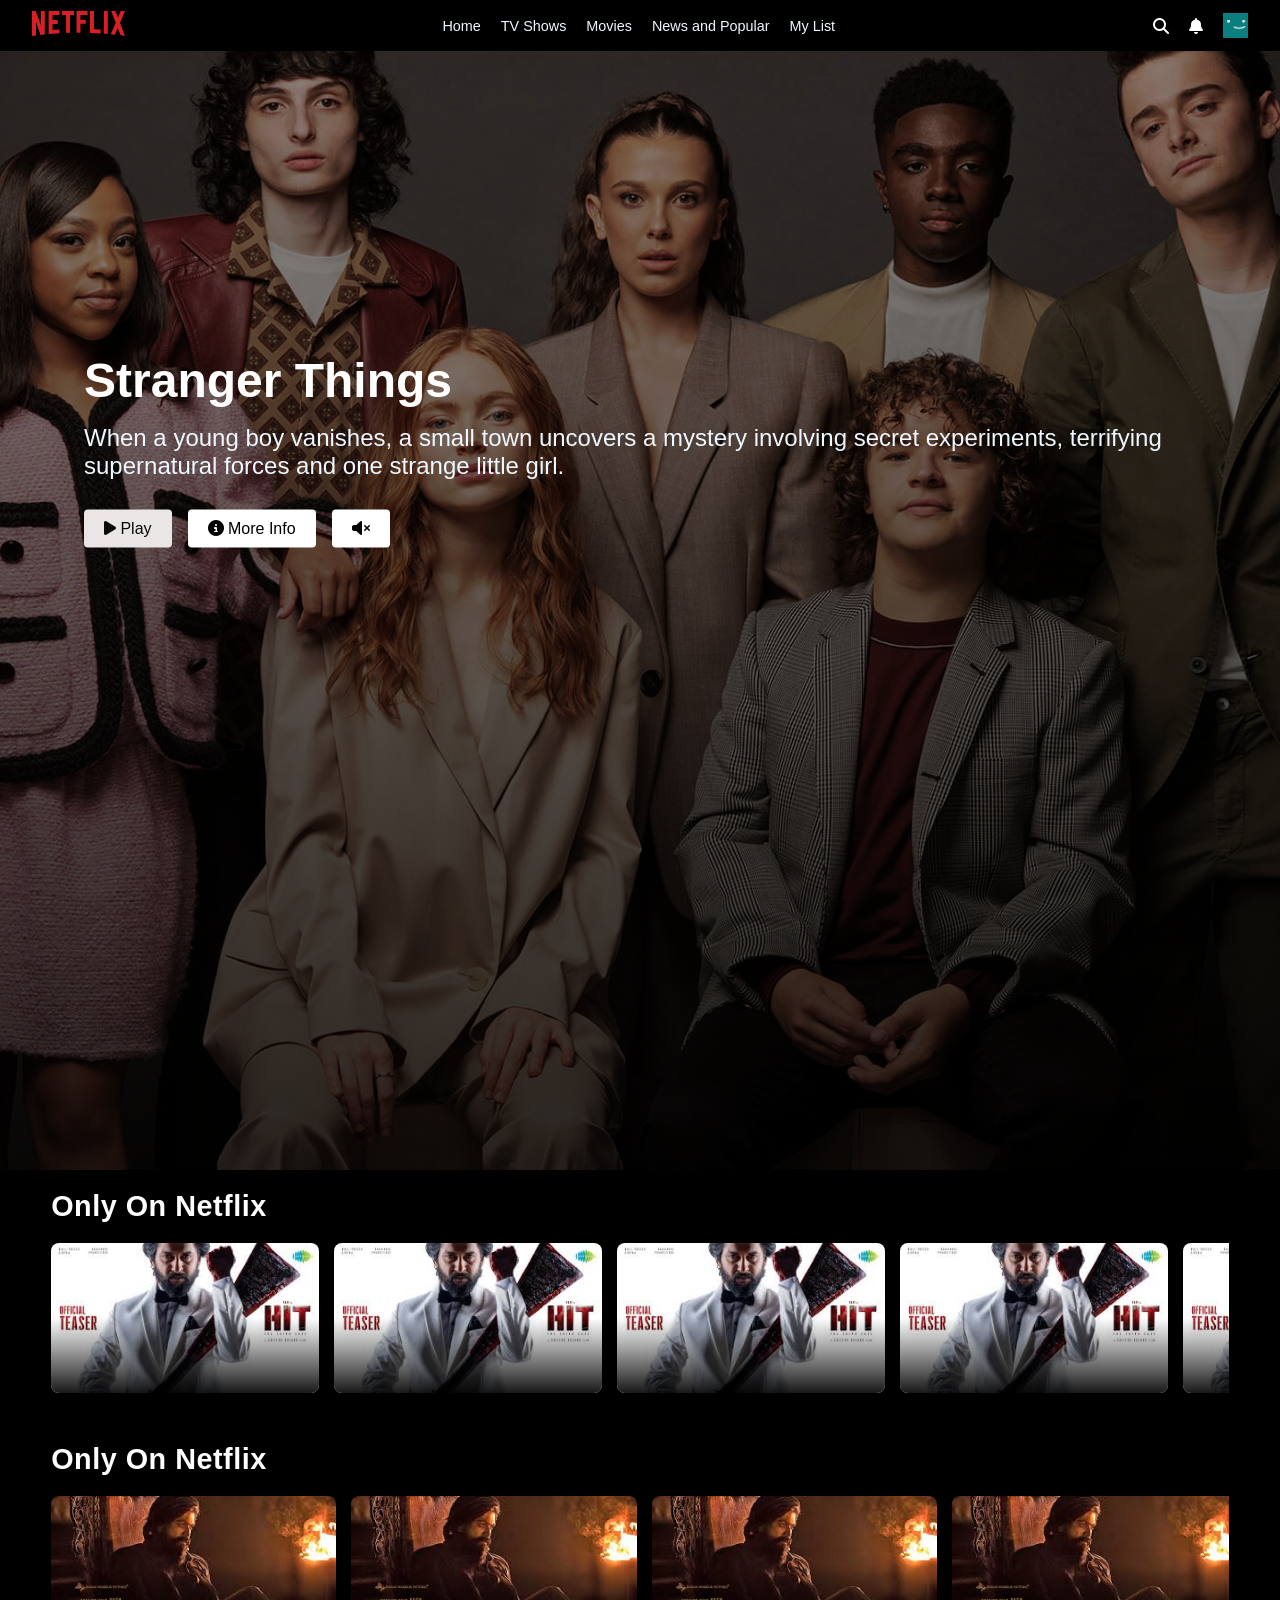
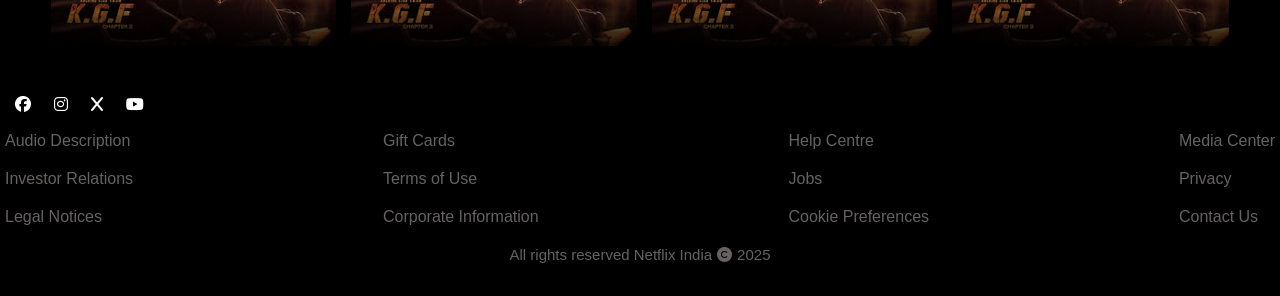
<file: index.html>
<!DOCTYPE html>
<html lang="en">
<head>
    <meta charset="UTF-8">
    <meta name="viewport" content="width=device-width, initial-scale=1.0">
    <meta http-equiv="X-UA-Compatible" content="ie=edge">
    <title>Netflix Clone</title>
    <link rel="stylesheet" href="style.css">
    <link rel="stylesheet" href="https://cdnjs.cloudflare.com/ajax/libs/font-awesome/6.4.0/css/all.min.css" />
</head>
<body>
    <!-- CSS+HTML + JS -->
    <nav class="navbar">
        <div class="navbar-brand">
            <img class="logo" src="logo.svg" alt="Netflix Logo">
        </div>
        <div class="navbar-nav">
            <a href="/" class="nav-link">Home</a>
            <a href="#" class="nav-link">TV Shows</a>
            <a href="#" class="nav-link">Movies</a>
            <a href="#" class="nav-link">News and Popular</a>
            <a href="#" class="nav-link">My List</a>
        </div>
        <div class="navbar-right"> 
            <i class=" fas fa-search navbar-right"></i>
            <i class="fas fa-bell"></i>
            <img src="avatar.png" alt="User image" class="profile-icon">

        </div>
    </nav>
    <!-- hero section --->
     <header class="hero">
    <!-- <div class="hero"> -->
        <div class="hero-container">
            <h1 class="hero-title">Stranger Things</h1>
            <!-- <h2 class="hero-subtitle">Watch anywhere. Cancel anytime.</h2> -->
            <p class="hero-description">When a young boy vanishes, a small town uncovers a mystery involving secret experiments, terrifying supernatural forces and one strange little girl.</p>
            <!-- <form class="email-signup"> -->
                <!-- <input type="email" placeholder="Email address" required> -->
                <!-- <button type="submit">Get Started</button> -->
            <!-- </form> -->
             <div class="hero-button">
                <button class="btn btn-play"><i class="fas fa-play"></i> Play</button></button>
                <button class="btn btn-more-info"><i class="fas fa-info-circle"></i> More Info</button>
              <button class="mute" onclick="mute()"><i class="fas fa-volume-mute"></i></button>
              </div>
             <!-- <div class="movie-moments"> -->
                       <!-- <div class="content-row"> -->
                        <!-- fas fa-volume-mute -->
         <!-- <i class="fas fa-volume"></i> -->
         <!-- <div class="content-card"> -->
           <!-- <img src="movie2.jpg" alt="Movie card" /> -->
           <!-- <div class="netflix-badge">N</div> -->
           <!-- <div class="card-overlay"> -->
             <!-- <div class="overlay-top"> -->
               <!-- <div class="netflix-badge">N</div> -->
             <!-- </div> -->
             <!-- <div class="overlay-bottom"> -->
               <!-- <div class="overlay-control"> -->
                 <!-- <div class="control-btn play-btn"></div> -->
                 <!-- <div class="control-btn check-btn"></div> -->
                 <!-- <div class="control-btn thumbs-btn"></div> -->
                 <!-- <div class="control-btn more-btn"></div> -->
               <!-- </div> -->
               <!-- <div class="overlay-info"> -->
                 <!-- <div class="info-badge">Episode 1</div> -->
               <!-- </div> -->
             <!-- </div> -->
           <!-- </div> -->
         <!-- </div> -->
         <!-- </div> -->
             <!-- </div> -->

        </div>
    <!-- </div> -->
    </header>
    <!-- Movie Cards -->
        <div class="container">
      <section class="content-section">
        <h2 class="section-title">Only On Netflix</h2>

        <div class="content-row">
          <!-- Cards -->
          <div class="content-card">
            <img src="movie2.jpg" alt="Movie card" />
            <div class="netflix-badge">N</div>

            <div class="card-overlay">
              <div class="overlay-top">
                <div class="netflix-badge">N</div>
              </div>
              <div class="overlay-bottom">
                <div class="overlay-control">
                  <div class="control-btn play-btn"></div>
                  <div class="control-btn check-btn"></div>
                  <div class="control-btn thumbs-btn"></div>
                  <div class="control-btn more-btn"></div>
                </div>
                <div class="overlay-info">
                  <div class="info-badge">TV-MA</div>
                  <div class="info-badge">Limites Series</div>
                  <div class="info-badge">HD</div>
                </div>
              </div>
            </div>
          </div>

           <div class="content-card">
   <img src="movie2.jpg" alt="Movie card" />
   <div class="netflix-badge">N</div>
   <div class="card-overlay">
     <div class="overlay-top">
       <div class="netflix-badge">N</div>
     </div>
     <div class="overlay-bottom">
       <div class="overlay-control">
         <div class="control-btn play-btn"></div>
         <div class="control-btn check-btn"></div>
         <div class="control-btn thumbs-btn"></div>
         <div class="control-btn more-btn"></div>
       </div>
       <div class="overlay-info">
         <div class="info-badge">TV-MA</div>
         <div class="info-badge">Limites Series</div>
         <div class="info-badge">HD</div>
       </div>
     </div>
   </div>
 </div>

  <div class="content-card">
   <img src="movie2.jpg" alt="Movie card" />
   <div class="netflix-badge">N</div>
   <div class="card-overlay">
     <div class="overlay-top">
       <div class="netflix-badge">N</div>
     </div>
     <div class="overlay-bottom">
       <div class="overlay-control">
         <div class="control-btn play-btn"></div>
         <div class="control-btn check-btn"></div>
         <div class="control-btn thumbs-btn"></div>
         <div class="control-btn more-btn"></div>
       </div>
       <div class="overlay-info">
         <div class="info-badge">TV-MA</div>
         <div class="info-badge">Limites Series</div>
         <div class="info-badge">HD</div>
       </div>
     </div>
   </div>
 </div>

  <div class="content-card">
   <img src="movie2.jpg" alt="Movie card" />
   <div class="netflix-badge">N</div>
   <div class="card-overlay">
     <div class="overlay-top">
       <div class="netflix-badge">N</div>
     </div>
     <div class="overlay-bottom">
       <div class="overlay-control">
         <div class="control-btn play-btn"></div>
         <div class="control-btn check-btn"></div>
         <div class="control-btn thumbs-btn"></div>
         <div class="control-btn more-btn"></div>
       </div>
       <div class="overlay-info">
         <div class="info-badge">TV-MA</div>
         <div class="info-badge">Limites Series</div>
         <div class="info-badge">HD</div>
       </div>
     </div>
   </div>
 </div>

  <div class="content-card">
   <img src="movie2.jpg" alt="Movie card" />
   <div class="netflix-badge">N</div>
   <div class="card-overlay">
     <div class="overlay-top">
       <div class="netflix-badge">N</div>
     </div>
     <div class="overlay-bottom">
       <div class="overlay-control">
         <div class="control-btn play-btn"></div>
         <div class="control-btn check-btn"></div>
         <div class="control-btn thumbs-btn"></div>
         <div class="control-btn more-btn"></div>
       </div>
       <div class="overlay-info">
         <div class="info-badge">TV-MA</div>
         <div class="info-badge">Limites Series</div>
         <div class="info-badge">HD</div>
       </div>
     </div>
   </div>
 </div>
  <div class="content-card">
   <img src="movie2.jpg" alt="Movie card" />
   <div class="netflix-badge">N</div>
   <div class="card-overlay">
     <div class="overlay-top">
       <div class="netflix-badge">N</div>
     </div>
     <div class="overlay-bottom">
       <div class="overlay-control">
         <div class="control-btn play-btn"></div>
         <div class="control-btn check-btn"></div>
         <div class="control-btn thumbs-btn"></div>
         <div class="control-btn more-btn"></div>
       </div>
       <div class="overlay-info">
         <div class="info-badge">TV-MA</div>
         <div class="info-badge">Limites Series</div>
         <div class="info-badge">HD</div>
       </div>
     </div>
   </div>
 </div>

        </div>
      </section>
    </div>
       <div class="container">
     <section class="content-section">
       <h2 class="section-title">Only On Netflix</h2>
       <div class="content-row">
         <!-- Cards -->
         <div class="content-card">
           <img src="movie3.jpg" alt="Movie card" />
           <div class="netflix-badge">N</div>
           <div class="card-overlay">
             <div class="overlay-top">
               <div class="netflix-badge">N</div>
             </div>
             <div class="overlay-bottom">
               <div class="overlay-control">
                 <div class="control-btn play-btn"></div>
                 <div class="control-btn check-btn"></div>
                 <div class="control-btn thumbs-btn"></div>
                 <div class="control-btn more-btn"></div>
               </div>
               <div class="overlay-info">
                 <div class="info-badge">TV-MA</div>
                 <div class="info-badge">Limites Series</div>
                 <div class="info-badge">HD</div>
               </div>
             </div>
           </div>
         </div>
          <div class="content-card">
  <img src="movie3.jpg" alt="Movie card" />
  <div class="netflix-badge">N</div>
  <div class="card-overlay">
    <div class="overlay-top">
      <div class="netflix-badge">N</div>
    </div>
    <div class="overlay-bottom">
      <div class="overlay-control">
        <div class="control-btn play-btn"></div>
        <div class="control-btn check-btn"></div>
        <div class="control-btn thumbs-btn"></div>
        <div class="control-btn more-btn"></div>
      </div>
      <div class="overlay-info">
        <div class="info-badge">TV-MA</div>
        <div class="info-badge">Limites Series</div>
        <div class="info-badge">HD</div>
      </div>
    </div>
  </div>
</div>
 <div class="content-card">
  <img src="movie3.jpg" alt="Movie card" />
  <div class="netflix-badge">N</div>
  <div class="card-overlay">
    <div class="overlay-top">
      <div class="netflix-badge">N</div>
    </div>
    <div class="overlay-bottom">
      <div class="overlay-control">
        <div class="control-btn play-btn"></div>
        <div class="control-btn check-btn"></div>
        <div class="control-btn thumbs-btn"></div>
        <div class="control-btn more-btn"></div>
      </div>
      <div class="overlay-info">
        <div class="info-badge">TV-MA</div>
        <div class="info-badge">Limites Series</div>
        <div class="info-badge">HD</div>
      </div>
    </div>
  </div>
</div>
 <div class="content-card">
  <img src="movie3.jpg" alt="Movie card" />
  <div class="netflix-badge">N</div>
  <div class="card-overlay">
    <div class="overlay-top">
      <div class="netflix-badge">N</div>
    </div>
    <div class="overlay-bottom">
      <div class="overlay-control">
        <div class="control-btn play-btn"></div>
        <div class="control-btn check-btn"></div>
        <div class="control-btn thumbs-btn"></div>
        <div class="control-btn more-btn"></div>
      </div>
      <div class="overlay-info">
        <div class="info-badge">TV-MA</div>
        <div class="info-badge">Limites Series</div>
        <div class="info-badge">HD</div>
      </div>
    </div>
  </div>
</div>
 <div class="content-card">
  <img src="movie3.jpg" alt="Movie card" />
  <div class="netflix-badge">N</div>
  <div class="card-overlay">
    <div class="overlay-top">
      <div class="netflix-badge">N</div>
    </div>
    <div class="overlay-bottom">
      <div class="overlay-control">
        <div class="control-btn play-btn"></div>
        <div class="control-btn check-btn"></div>
        <div class="control-btn thumbs-btn"></div>
        <div class="control-btn more-btn"></div>
      </div>
      <div class="overlay-info">
        <div class="info-badge">TV-MA</div>
        <div class="info-badge">Limites Series</div>
        <div class="info-badge">HD</div>
      </div>
    </div>
  </div>
</div>
 <div class="content-card">
  <img src="movie3.jpg" alt="Movie card" />
  <div class="netflix-badge">N</div>
  <div class="card-overlay">
    <div class="overlay-top">
      <div class="netflix-badge">N</div>
    </div>
    <div class="overlay-bottom">
      <div class="overlay-control">
        <div class="control-btn play-btn"></div>
        <div class="control-btn check-btn"></div>
        <div class="control-btn thumbs-btn"></div>
        <div class="control-btn more-btn"></div>
      </div>
      <div class="overlay-info">
        <div class="info-badge">TV-MA</div>
        <div class="info-badge">Limites Series</div>
        <div class="info-badge">HD</div>
      </div>
    </div>
  </div>
</div>
       </div>
     </section>
   </div>
<footer class="foot">
    <div class="logo-panel">
      <i class="fa-brands fa-facebook" id="sp"></i>
      <i class="fa-brands fa-instagram" id="sp"></i>
      <i class="fa-brands fa-x" id="sp"></i>
      <i class="fa-brands fa-youtube" id="sp"></i>
    </div>
    <div class="collection">
    <div class="options">
      <a href="#" class="foot-link">Audio Description</a>
      <a href="#" class="foot-link">Investor Relations</a>
      <a href="#" class="foot-link">Legal Notices</a>
      </div>
      <div class="options">
      <a href="#" class="foot-link">Gift Cards</a>
      <a href="#" class="foot-link">Terms of Use</a>
      <a href="#" class="foot-link">Corporate Information</a>
      </div>
      <div class="options">
      <a href="#" class="foot-link">Help Centre</a>
      <a href="#" class="foot-link">Jobs</a>
      <a href="#" class="foot-link">Cookie Preferences</a>
      </div>
      <div class="options">
      <a href="#" class="foot-link">Media Center</a>
      <a href="#" class="foot-link">Privacy</a>
      <a href="#" class="foot-link">Contact Us</a>
      
    </div>
    </div>
    <div class="copyright">All rights reserved Netflix India
       <i id="copy" class="fa fa-copyright" aria-hidden="true"></i> 2025
    </div>
</footer>

    <script src="script.js"></script>
  </body>
</html>
</file>
<file: style.css>
*{
    margin: 0;
    padding: 0;
    box-sizing: border-box;
}

body{
    background-color: black;
    color: white;
    font-family: Arial, Helvetica, sans-serif;
    margin: 0;
    padding: 0;
    box-sizing: border-box;

}
/* Navbar */
.navbar{
    display: flex;
    justify-content: space-between;
    align-items: center;
    padding: 0.7rem 2rem;
    position: fixed;
    width: 100%;
    background: linear-gradient(to bottom, rgba(0, 0, 0, 0.7)0%, rgba(0, 0, 0, 0)100%);
    background-color: black;
    z-index: 999;
}
.logo{
    /* width: 100px; */
    gap: 20px;
    /* height: 25px */
    cursor: pointer;
    /* width: 100px; */
    height: 25px;
}
.navbar-nav{
    list-style: none;
    gap: 20px;
    display: flex;
    margin: 0;
    padding: 0;
}
.nav-link{
    color:aliceblue;
    text-decoration: none;
    font-size: 0.9rem;
    font-weight: 400;
    cursor: pointer;
}
.nav-link:hover{
    color: #FF0000;
}
.navbar-right{
    display: flex;
    gap: 20px;
    align-items: center;
}
.navbar-right{
    display: flex;
    gap: 20px;
    align-items: center;
}
.profile-icon{
    width: 25px;
    height: 25px;   
    cursor: pointer;
}
.hero{
    background:linear-gradient(to bottom, rgba(0, 0, 0, 0.4)0%, rgba(0, 0, 0, 0.8)100%), url(image.jpg);
    background-attachment: scroll;
    /* padding-top: 100px; */
    background-repeat: no-repeat;
    background-size:cover;
    background-position: center;
    height: 130vh;
    display: flex;
    justify-content: center;
    align-items: center;
    padding: 0 60px;
    margin-bottom: 20px;

}
.hero-container {
    text-align: left; /* Aligns text inside the container */
    
    position: absolute; /* Ensures it's placed over the video */
    top: 50%; /* Centers it vertically */
    left: 5%; /* Moves it to the left instead of centering */
    transform: translateY(-50%); /* Adjusts vertical centering */
    
    color: white; /* Ensures readability */
    z-index: 2; /* Keeps it above the video */
    background: transparent; /* Keeps the background clear */
    padding: 20px; /* Adds spacing */
    border-radius: 10px; /* Optional styling */
}

video {
    width: 100%;
    height: 100%;
    object-fit: cover; /* Ensures the video fills the container */
    position: absolute;
    top: 0;
    left: 0;
}

.hero-content{
    max-width: 600px;
    text-align: center;
}
.hero-title{
    font-size: 3rem;
    margin-bottom: 16px;
}
.hero-description{
    font-size: 1.5rem;
    margin-bottom: 30px;
    color: aliceblue;
}
.hero-button{
    display: flex;
    gap: 16px;
}
.mute{
  background-color: #fff;
color: #000;
border: none;
padding: 10px 20px;
font-size: 1rem;
cursor: pointer;
gap: 8px;
transition: all 0.3s;
border-radius: 4px;
transition: background-color 0.3s ease;
}
.btn {
  background-color: #fff;
  color: #000;
  border: none;
  padding: 10px 20px;
  font-size: 1rem;
  cursor: pointer;
  gap: 8px;
  transition: all 0.3s;
  border-radius: 4px;
  transition: background-color 0.3s ease;
}
.btn-play{
    background-color: #eae6e6;
    color: #0a0a0a;
    border: none;
    padding: 10px 20px;
    font-size: 1rem;
    cursor: pointer;
    gap: 8px;
    transform: all 0.3;
    border-radius: 4px;
    transition: background-color 0.3s ease;
}
.btn-play:hover{
    background-color: #FF0000;
    color: #fff;
    border: none;
    padding: 10px 20px;
    font-size: 1rem;
    cursor: pointer;
    gap: 8px;
    transform: all 0.3;
    border-radius: 4px;
    transition: background-color 0.3s ease;
}
.btn-more-info {
  background-color: #fff;
  color: #000;
}
/* Movie Section */
.container {
  max-width: 100%;
  padding: 0 4%;
}

/* Section Style */
.content-section {
  margin-bottom: 50px;
}

.section-title {
  font-size: 1.8rem;
  font-weight: 700;
  margin-bottom: 20px;
  color: white;
  letter-spacing: 0.5px;
}

.content-row{
    display: flex;
    gap:15px;
    overflow-x:auto;
}
.content-row::-webkit-scrollbar {
  height: 8px;
}

.content-row::-webkit-scrollbar-track {
  background: transparent;
}

.content-row::-webkit-scrollbar-thumb {
  background: #333;
  border-radius: 5px;
}

.content-card{
    position:relative;
    min-width:250px;
    height: 150px;
    border-radius: 8px;
    overflow: hidden;
    cursor: pointer;
    transition: all 0.3s ease;
    flex-shrink:0;
    box-shadow:0 4px 15px rgba(0, 0, 0,0.3)
}

.content-card:hover {
  transform: scale(1.1);
  z-index: 10;
  box-shadow: 0 4px 15px rgba(0, 0, 0, 0.6);
}

.content-card img {
  width: 100%;
  height: 100%;
  object-fit: cover;
  transition: brightness 0.3s ease;
}

.content-card:hover img {
   filter:brightness(0.4);
}

.netflix-badge{
    position:relative;
    top:8px;
    left:8px;
    background-color: #FF0000;
    color:#eae6e6;
    width:24px;
    height:24px;
    border-radius: 10px;
    display: flex;
    justify-content: center;
    align-items: center;
    font-size: 14px;
    font-weight:bold;
    z-index: 2;
}

.card-overlay{
    position: absolute;
    top:0;
    left: 0;
    right: 0;
    bottom: 0;
    background:linear-gradient(180deg,rgba(0,0,0,0.1) 0%,rgba(0,0,0,0.3) 50%,rgba(0, 0, 0, 0.9)100%);
    opacity: 0;
    transition: opacity 0.3s ease;
    flex-direction: column;
    justify-content: space-between;
    padding: 15px;
    color: white;
}

.content-card:hover .card-overlay {
  opacity: 1;
}

.overlay-top {
  display: flex;
  justify-content: space-between;
  align-items: flex-start;
}

.overlay-bottom {
  display: flex;
  flex-direction: column;
  gap: 10px;
}

.overlay-title {
  font-size: 16px;
  font-weight: bold;
  text-transform: uppercase;
  letter-spacing: 1px;
  margin-bottom: 10px;
}
.overlay-control{
    display: flex;
    gap: 10px;
    margin-bottom: 10px;
}

.control-btn{
    width: 35px;
    height: 35px;
    border-radius: 2px solid white;
    backdrop-filter: blur(10px);
    display: flex;
    align-items: center;
    justify-content: center;
    cursor: pointer;
    transition: all 0.3s ease;
}
.control-btn:hover{
    background-color: #c6bce3;
    transform: scale(1.1);
    color: #fff;
    border: none;
    padding: 10px 20px;
    font-size: 1rem;
    cursor: pointer;
    gap: 8px;
    transform: all 0.3;
    border-radius: 4px;
    transition: background-color 0.3s ease;
}


.play-btn .check-btn .thumbs-btn .more-btn {
  background: white;
  color: black;
}
.play-btn:hover {
  background: rgba(255, 255, 255, 0.9);
}
.overlay-info{
    display: flex;
    gap: 10px;
    align-items: center;
    justify-content: center;
    margin-bottom: 8px;
    flex-wrap: wrap;
}

.info-badge {
  background: rgba(255, 255, 255, 0.2);
  backdrop-filter: blur(10px);
  padding: 3px 6px;
  border-radius: 3px;
  font-size: 10px;
  font-weight: bold;
}

/* icons */
/* Button Icons */
.play-btn::before {
  content: "▶";
}
.check-btn::before {
  content: "✓";
}
.thumbs-btn::before {
  content: "👍";
}
.more-btn::before {
  content: "▾";
}

.content-card::before{
    content: "";
    position: absolute;
    top: 0;
    left: 0;
    right: 0;
    bottom: 0;
    background: linear-gradient(to bottom,transparent 0%,transparent 50%,rgba(0, 0, 0, 0.9)100%);
    z-index: 1;
}

/*Responsveness*/

@media (max-width: 120px) {
  .container {
    padding: 0 3%;
  }

  .container-card {
    min-width: 220px;
    height: 125px;
  }

  .section-title {
    font-size: 1.6rem;
  }
}

.logo-panel{
  /* background-color: #FF0000; */
  background: transparent;
  display: flex;
  justify-content:left;
  align-items: center;
  /* padding: 10px 20px; */
  font-size: 1rem;
  cursor: pointer;
  gap: 8px;
  transition: all 0.3s;
  border-radius: 4px;
  transition: 0.3s ease;
}
#sp{
  padding-left: 15px;
}

.options{
  color: #c6bce3;
  display: grid;
}

.collection{
  display: flex;
  justify-content: space-between;
  align-items: center;
}
.foot-link{
  color: #676262;
    padding-top:20px;
    padding-left: 5px;
    padding-right: 5px;

  text-decoration: none;
}
.foot-link:hover{
  color: #FF0000;
  transition: 0.35s;
}
.foot{
  height: 200px;
}
.copyright{
  padding-top: 20px;
  padding-left: 5px;
  padding-right: 5px;
  color: #676262;
  font-size: 15px;
  display: flex;
  justify-content: center;
  align-items: center;
}
.copyright:hover{
  /* color: #FF0000; */
  transition: 0.35s;
}
#copy{
  padding-left: 5px;
  padding-right: 5px;
}
</file>
